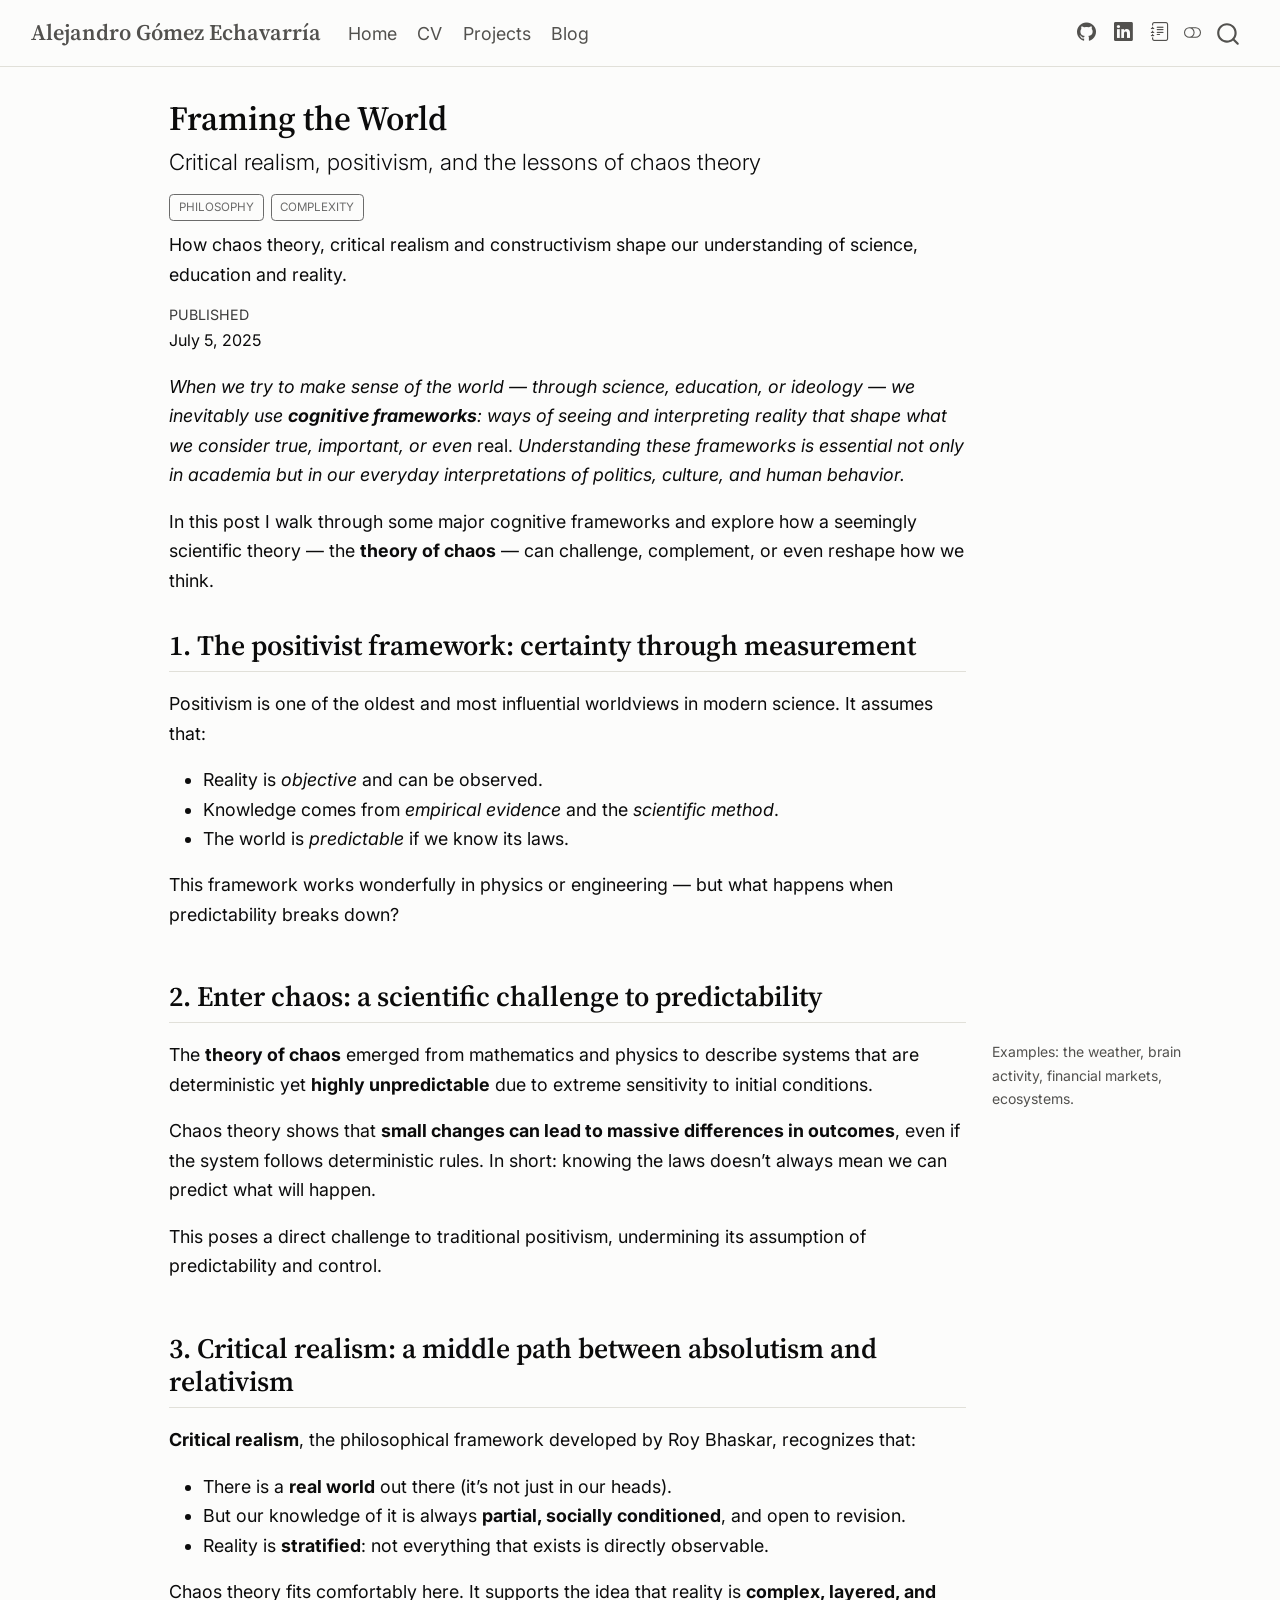
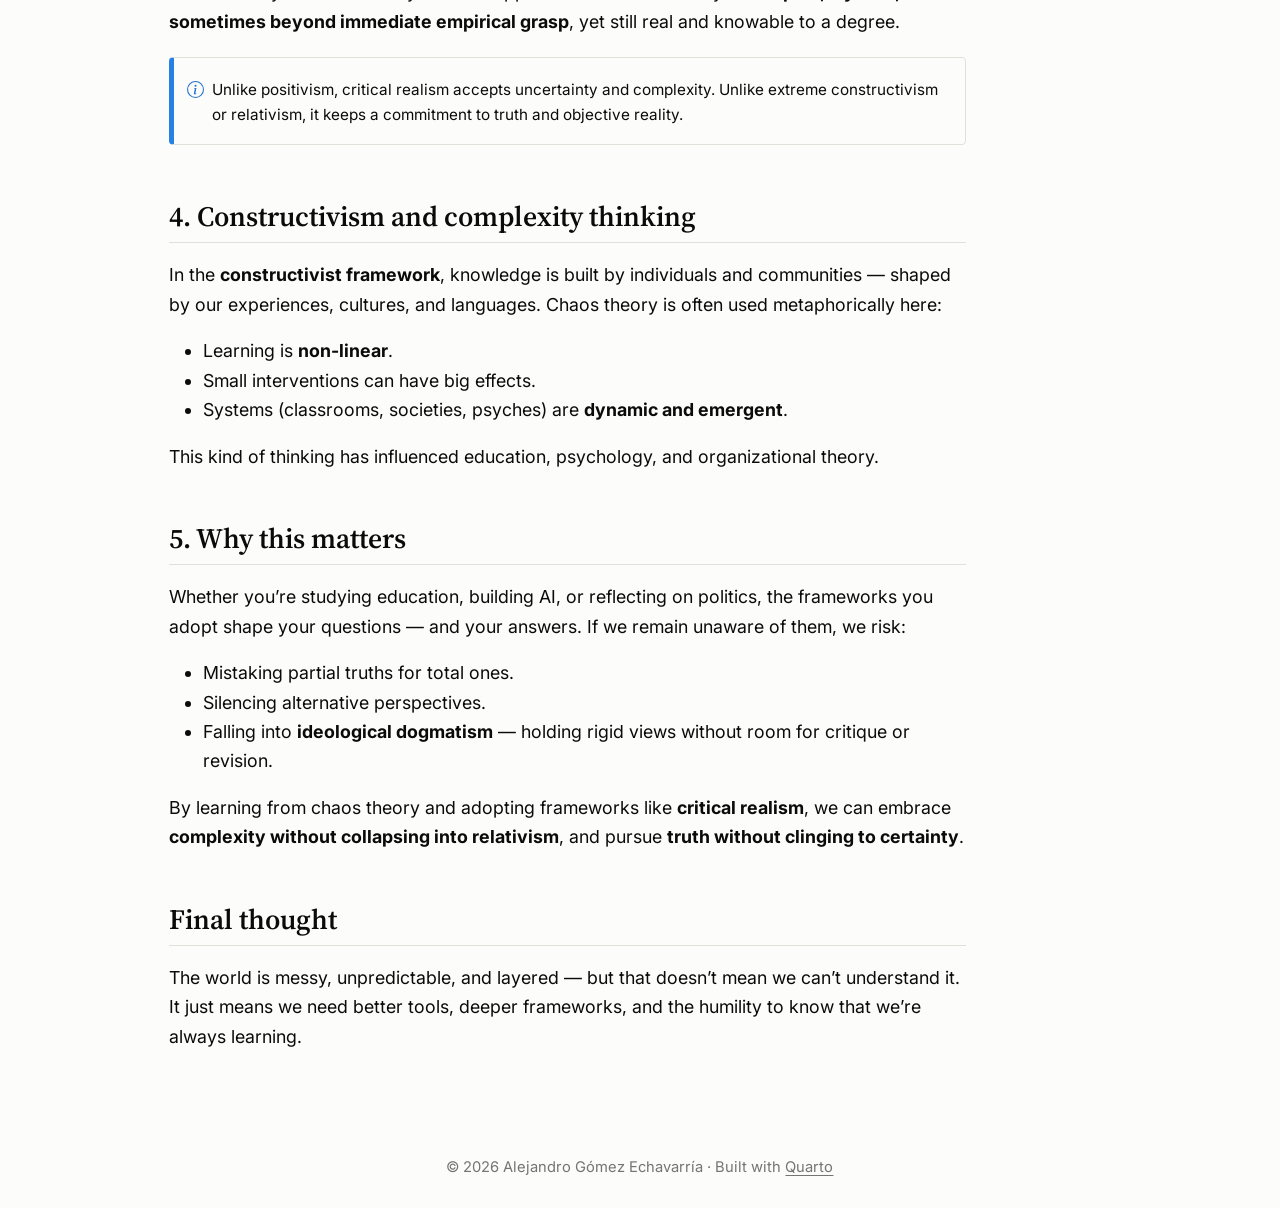
<file: blog/framing-the-world/index.html>
<!DOCTYPE html>
<html xmlns="http://www.w3.org/1999/xhtml" lang="en" xml:lang="en"><head>

<meta charset="utf-8">
<meta name="generator" content="quarto-1.10.19">

<meta name="viewport" content="width=device-width, initial-scale=1.0, user-scalable=yes">

<meta name="dcterms.date" content="2025-07-05">
<meta name="description" content="How chaos theory, critical realism and constructivism shape our understanding of science, education and reality.">

<title>Framing the World – Alejandro Gómez Echavarría</title>
<style>
/* Default styles provided by pandoc.
** See https://pandoc.org/MANUAL.html#variables-for-html for config info.
*/
span.smallcaps{font-variant: small-caps;}
div.columns{display: flex; gap: 1.5em;}
div.column{flex: auto;}
@media screen {
div.columns{gap: min(4vw, 1.5em);}
div.column{overflow-x: auto;}
}
div.hanging-indent{margin-left: 1.5em; text-indent: -1.5em;}
ul.task-list{list-style: none;}
ul.task-list li input[type="checkbox"] {
  width: 0.8em;
  margin: 0 0.8em 0.2em -1em; /* quarto-specific, see https://github.com/quarto-dev/quarto-cli/issues/4556 */ 
  vertical-align: middle;
}
</style>


<script src="../../site_libs/quarto-nav/quarto-nav.js"></script>
<script src="../../site_libs/quarto-nav/headroom.min.js"></script>
<script src="../../site_libs/clipboard/clipboard.min.js"></script>
<script src="../../site_libs/quarto-search/autocomplete.umd.js"></script>
<script src="../../site_libs/quarto-search/fuse.min.js"></script>
<script src="../../site_libs/quarto-search/quarto-search.js"></script>
<meta name="quarto:offset" content="../../">
<link href="../../https://avatars.githubusercontent.com/u/20663394?s=64" rel="icon">
<script src="../../site_libs/quarto-html/quarto.js" type="module"></script>
<script src="../../site_libs/quarto-html/tabsets/tabsets.js" type="module"></script>
<script src="../../site_libs/quarto-html/popper.min.js"></script>
<script src="../../site_libs/quarto-html/tippy.umd.min.js"></script>
<script src="../../site_libs/quarto-html/anchor.min.js"></script>
<link href="../../site_libs/quarto-html/tippy.css" rel="stylesheet">
<link href="../../site_libs/quarto-html/quarto-syntax-highlighting-46bde0743d15085584e985840bca641f.css" rel="stylesheet" class="quarto-color-scheme" id="quarto-text-highlighting-styles">
<link href="../../site_libs/quarto-html/quarto-syntax-highlighting-dark-e36f500f64efe7cbc6f6454f2710553b.css" rel="stylesheet" class="quarto-color-scheme quarto-color-alternate" id="quarto-text-highlighting-styles">
<link href="../../site_libs/quarto-html/quarto-syntax-highlighting-46bde0743d15085584e985840bca641f.css" rel="stylesheet" class="quarto-color-scheme-extra" id="quarto-text-highlighting-styles">
<script src="../../site_libs/bootstrap/bootstrap.min.js"></script>
<link href="../../site_libs/bootstrap/bootstrap-icons.css" rel="stylesheet">
<link href="../../site_libs/bootstrap/bootstrap-0b87e8030991d570f4d2e86361cfdafd.min.css" rel="stylesheet" append-hash="true" class="quarto-color-scheme" id="quarto-bootstrap" data-mode="light">
<link href="../../site_libs/bootstrap/bootstrap-dark-29ec3cdaecf8c664da01f997b4a608fd.min.css" rel="stylesheet" append-hash="true" class="quarto-color-scheme quarto-color-alternate" id="quarto-bootstrap" data-mode="dark">
<link href="../../site_libs/bootstrap/bootstrap-0b87e8030991d570f4d2e86361cfdafd.min.css" rel="stylesheet" append-hash="true" class="quarto-color-scheme-extra" id="quarto-bootstrap" data-mode="light">
<script id="quarto-search-options" type="application/json">{
  "location": "navbar",
  "copy-button": false,
  "collapse-after": 3,
  "panel-placement": "end",
  "type": "overlay",
  "limit": 50,
  "keyboard-shortcut": [
    "f",
    "/",
    "s"
  ],
  "show-item-context": false,
  "language": {
    "search-no-results-text": "No results",
    "search-matching-documents-text": "matching documents",
    "search-copy-link-title": "Copy link to search",
    "search-hide-matches-text": "Hide additional matches",
    "search-more-match-text": "more match in this document",
    "search-more-matches-text": "more matches in this document",
    "search-clear-button-title": "Clear",
    "search-text-placeholder": "",
    "search-detached-cancel-button-title": "Cancel",
    "search-submit-button-title": "Submit",
    "search-label": "Search"
  }
}</script>
<style>html{ scroll-behavior: smooth; }</style>


<meta property="og:title" content="Framing the World – Alejandro Gómez Echavarría">
<meta property="og:description" content="How chaos theory, critical realism and constructivism shape our understanding of science, education and reality.">
<meta property="og:site_name" content="Alejandro Gómez Echavarría">
</head>

<body class="nav-fixed quarto-light"><script id="quarto-html-before-body" type="application/javascript">
    const toggleBodyColorMode = (bsSheetEl) => {
      const mode = bsSheetEl.getAttribute("data-mode");
      const bodyEl = window.document.querySelector("body");
      if (mode === "dark") {
        bodyEl.classList.add("quarto-dark");
        bodyEl.classList.remove("quarto-light");
      } else {
        bodyEl.classList.add("quarto-light");
        bodyEl.classList.remove("quarto-dark");
      }
    }
    const toggleBodyColorPrimary = () => {
      const bsSheetEl = window.document.querySelector("link#quarto-bootstrap:not([rel=disabled-stylesheet])");
      if (bsSheetEl) {
        toggleBodyColorMode(bsSheetEl);
      }
    }
    const setColorSchemeToggle = (alternate) => {
      const toggles = window.document.querySelectorAll('.quarto-color-scheme-toggle');
      for (let i=0; i < toggles.length; i++) {
        const toggle = toggles[i];
        if (toggle) {
          if (alternate) {
            toggle.classList.add("alternate");
          } else {
            toggle.classList.remove("alternate");
          }
        }
      }
    };
    const toggleColorMode = (alternate) => {
      // Switch the stylesheets
      const primaryStylesheets = window.document.querySelectorAll('link.quarto-color-scheme:not(.quarto-color-alternate)');
      const alternateStylesheets = window.document.querySelectorAll('link.quarto-color-scheme.quarto-color-alternate');
      manageTransitions('#quarto-margin-sidebar .nav-link', false);
      if (alternate) {
        // note: dark is layered on light, we don't disable primary!
        enableStylesheet(alternateStylesheets);
        for (const sheetNode of alternateStylesheets) {
          if (sheetNode.id === "quarto-bootstrap") {
            toggleBodyColorMode(sheetNode);
          }
        }
      } else {
        disableStylesheet(alternateStylesheets);
        enableStylesheet(primaryStylesheets)
        toggleBodyColorPrimary();
      }
      manageTransitions('#quarto-margin-sidebar .nav-link', true);
      // Switch the toggles
      setColorSchemeToggle(alternate)
      // Hack to workaround the fact that safari doesn't
      // properly recolor the scrollbar when toggling (#1455)
      if (navigator.userAgent.indexOf('Safari') > 0 && navigator.userAgent.indexOf('Chrome') == -1) {
        manageTransitions("body", false);
        window.scrollTo(0, 1);
        setTimeout(() => {
          window.scrollTo(0, 0);
          manageTransitions("body", true);
        }, 40);
      }
    }
    const disableStylesheet = (stylesheets) => {
      for (let i=0; i < stylesheets.length; i++) {
        const stylesheet = stylesheets[i];
        stylesheet.rel = 'disabled-stylesheet';
      }
    }
    const enableStylesheet = (stylesheets) => {
      for (let i=0; i < stylesheets.length; i++) {
        const stylesheet = stylesheets[i];
        if(stylesheet.rel !== 'stylesheet') { // for Chrome, which will still FOUC without this check
          stylesheet.rel = 'stylesheet';
        }
      }
    }
    const manageTransitions = (selector, allowTransitions) => {
      const els = window.document.querySelectorAll(selector);
      for (let i=0; i < els.length; i++) {
        const el = els[i];
        if (allowTransitions) {
          el.classList.remove('notransition');
        } else {
          el.classList.add('notransition');
        }
      }
    }
    const isFileUrl = () => {
      return window.location.protocol === 'file:';
    }
    const hasAlternateSentinel = () => {
      let styleSentinel = getColorSchemeSentinel();
      if (styleSentinel !== null) {
        return styleSentinel === "alternate";
      } else {
        return false;
      }
    }
    const setStyleSentinel = (alternate) => {
      const value = alternate ? "alternate" : "default";
      if (!isFileUrl()) {
        window.localStorage.setItem("quarto-color-scheme", value);
      } else {
        localAlternateSentinel = value;
      }
    }
    const getColorSchemeSentinel = () => {
      if (!isFileUrl()) {
        const storageValue = window.localStorage.getItem("quarto-color-scheme");
        return storageValue != null ? storageValue : localAlternateSentinel;
      } else {
        return localAlternateSentinel;
      }
    }
    const toggleGiscusIfUsed = (isAlternate, darkModeDefault) => {
      const baseTheme = document.querySelector('#giscus-base-theme')?.value ?? 'light';
      const alternateTheme = document.querySelector('#giscus-alt-theme')?.value ?? 'dark';
      let newTheme = '';
      if(authorPrefersDark) {
        newTheme = isAlternate ? baseTheme : alternateTheme;
      } else {
        newTheme = isAlternate ? alternateTheme : baseTheme;
      }
      const changeGiscusTheme = () => {
        // From: https://github.com/giscus/giscus/issues/336
        const sendMessage = (message) => {
          const iframe = document.querySelector('iframe.giscus-frame');
          if (!iframe) return;
          iframe.contentWindow.postMessage({ giscus: message }, 'https://giscus.app');
        }
        sendMessage({
          setConfig: {
            theme: newTheme
          }
        });
      }
      const isGiscussLoaded = window.document.querySelector('iframe.giscus-frame') !== null;
      if (isGiscussLoaded) {
        changeGiscusTheme();
      }
    };
    const authorPrefersDark = false;
    const queryPrefersDark = window.matchMedia('(prefers-color-scheme: dark)');
    const darkModeDefault = queryPrefersDark.matches;
      document.querySelector('link#quarto-text-highlighting-styles.quarto-color-scheme-extra').rel = 'disabled-stylesheet';
      document.querySelector('link#quarto-bootstrap.quarto-color-scheme-extra').rel = 'disabled-stylesheet';
    let localAlternateSentinel = darkModeDefault ? 'alternate' : 'default';
    // Dark / light mode switch
    window.quartoToggleColorScheme = () => {
      // Read the current dark / light value
      let toAlternate = !hasAlternateSentinel();
      toggleColorMode(toAlternate);
      setStyleSentinel(toAlternate);
      toggleGiscusIfUsed(toAlternate, darkModeDefault);
      window.dispatchEvent(new Event('resize'));
    };
    queryPrefersDark.addEventListener("change", e => {
      if(window.localStorage.getItem("quarto-color-scheme") !== null)
        return;
      const alternate = e.matches
      toggleColorMode(alternate);
      localAlternateSentinel = e.matches ? 'alternate' : 'default'; // this is used alongside local storage!
      toggleGiscusIfUsed(alternate, darkModeDefault);
    });
    // Switch to dark mode if need be
    if (hasAlternateSentinel()) {
      toggleColorMode(true);
    } else {
      toggleColorMode(false);
    }
  </script>

<div id="quarto-search-results"></div>
  <header id="quarto-header" class="headroom fixed-top">
    <nav class="navbar navbar-expand-lg " data-bs-theme="dark">
      <div class="navbar-container container-fluid">
      <div class="navbar-brand-container mx-auto">
    <a class="navbar-brand" href="../../index.html">
    <span class="navbar-title">Alejandro Gómez Echavarría</span>
    </a>
  </div>
            <div id="quarto-search" class="" title="Search"></div>
          <button class="navbar-toggler" type="button" data-bs-toggle="collapse" data-bs-target="#navbarCollapse" aria-controls="navbarCollapse" role="menu" aria-expanded="false" aria-label="Toggle navigation" onclick="if (window.quartoToggleHeadroom) { window.quartoToggleHeadroom(); }">
  <span class="navbar-toggler-icon"></span>
</button>
          <div class="collapse navbar-collapse" id="navbarCollapse">
            <ul class="navbar-nav navbar-nav-scroll me-auto">
  <li class="nav-item">
    <a class="nav-link" href="../../index.html"> 
<span class="menu-text">Home</span></a>
  </li>  
  <li class="nav-item">
    <a class="nav-link" href="../../cv.html"> 
<span class="menu-text">CV</span></a>
  </li>  
  <li class="nav-item">
    <a class="nav-link" href="../../projects.html"> 
<span class="menu-text">Projects</span></a>
  </li>  
  <li class="nav-item">
    <a class="nav-link" href="../../blog/index.html"> 
<span class="menu-text">Blog</span></a>
  </li>  
</ul>
            <ul class="navbar-nav navbar-nav-scroll ms-auto">
  <li class="nav-item compact">
    <a class="nav-link" href="https://github.com/AGE90"> <i class="bi bi-github" role="img" aria-label="GitHub">
</i> 
<span class="menu-text"></span></a>
  </li>  
  <li class="nav-item compact">
    <a class="nav-link" href="https://www.linkedin.com/in/alejandro-ge"> <i class="bi bi-linkedin" role="img" aria-label="LinkedIn">
</i> 
<span class="menu-text"></span></a>
  </li>  
  <li class="nav-item compact">
    <a class="nav-link" href="https://www.researchgate.net/profile/Alejandro-Gomez-39"> <i class="bi bi-journal-text" role="img" aria-label="ResearchGate">
</i> 
<span class="menu-text"></span></a>
  </li>  
</ul>
          </div> <!-- /navcollapse -->
            <div class="quarto-navbar-tools">
  <a href="" class="quarto-color-scheme-toggle quarto-navigation-tool  px-1" onclick="window.quartoToggleColorScheme(); return false;" title="Toggle dark mode"><i class="bi"></i></a>
</div>
      </div> <!-- /container-fluid -->
    </nav>
</header>
<!-- content -->
<div id="quarto-content" class="quarto-container page-columns page-rows-contents page-layout-article page-navbar">
<!-- sidebar -->
<!-- margin-sidebar -->
    <div id="quarto-margin-sidebar" class="sidebar margin-sidebar zindex-bottom">
    </div>
<!-- main -->
<main class="content page-columns page-full" id="quarto-document-content">


<header id="title-block-header" class="quarto-title-block default">
<div class="quarto-title">
<h1 class="title">Framing the World</h1>
<p class="subtitle lead">Critical realism, positivism, and the lessons of chaos theory</p>
  <div class="quarto-categories">
    <div class="quarto-category">philosophy</div>
    <div class="quarto-category">complexity</div>
  </div>
  </div>

<div>
  <div class="description">
    How chaos theory, critical realism and constructivism shape our understanding of science, education and reality.
  </div>
</div>


<div class="quarto-title-meta">

    
    <div>
    <div class="quarto-title-meta-heading">Published</div>
    <div class="quarto-title-meta-contents">
      <p class="date">July 5, 2025</p>
    </div>
  </div>
  
    
  </div>
  


</header>


<p><em>When we try to make sense of the world — through science, education, or ideology — we inevitably use <strong>cognitive frameworks</strong>: ways of seeing and interpreting reality that shape what we consider true, important, or even</em> real. <em>Understanding these frameworks is essential not only in academia but in our everyday interpretations of politics, culture, and human behavior.</em></p>
<p>In this post I walk through some major cognitive frameworks and explore how a seemingly scientific theory — the <strong>theory of chaos</strong> — can challenge, complement, or even reshape how we think.</p>
<section id="the-positivist-framework-certainty-through-measurement" class="level2">
<h2 class="anchored" data-anchor-id="the-positivist-framework-certainty-through-measurement">1. The positivist framework: certainty through measurement</h2>
<p>Positivism is one of the oldest and most influential worldviews in modern science. It assumes that:</p>
<ul>
<li>Reality is <em>objective</em> and can be observed.</li>
<li>Knowledge comes from <em>empirical evidence</em> and the <em>scientific method</em>.</li>
<li>The world is <em>predictable</em> if we know its laws.</li>
</ul>
<p>This framework works wonderfully in physics or engineering — but what happens when predictability breaks down?</p>
</section>
<section id="enter-chaos-a-scientific-challenge-to-predictability" class="level2 page-columns page-full">
<h2 class="anchored" data-anchor-id="enter-chaos-a-scientific-challenge-to-predictability">2. Enter chaos: a scientific challenge to predictability</h2>
<p>The <strong>theory of chaos</strong> emerged from mathematics and physics to describe systems that are deterministic yet <strong>highly unpredictable</strong> due to extreme sensitivity to initial conditions.</p>

<div class="no-row-height column-margin column-container"><div class="">
<p>Examples: the weather, brain activity, financial markets, ecosystems.</p>
</div></div><p>Chaos theory shows that <strong>small changes can lead to massive differences in outcomes</strong>, even if the system follows deterministic rules. In short: knowing the laws doesn’t always mean we can predict what will happen.</p>
<p>This poses a direct challenge to traditional positivism, undermining its assumption of predictability and control.</p>
</section>
<section id="critical-realism-a-middle-path-between-absolutism-and-relativism" class="level2">
<h2 class="anchored" data-anchor-id="critical-realism-a-middle-path-between-absolutism-and-relativism">3. Critical realism: a middle path between absolutism and relativism</h2>
<p><strong>Critical realism</strong>, the philosophical framework developed by Roy Bhaskar, recognizes that:</p>
<ul>
<li>There is a <strong>real world</strong> out there (it’s not just in our heads).</li>
<li>But our knowledge of it is always <strong>partial, socially conditioned</strong>, and open to revision.</li>
<li>Reality is <strong>stratified</strong>: not everything that exists is directly observable.</li>
</ul>
<p>Chaos theory fits comfortably here. It supports the idea that reality is <strong>complex, layered, and sometimes beyond immediate empirical grasp</strong>, yet still real and knowable to a degree.</p>
<div class="callout callout-style-simple callout-note">
<div class="callout-body d-flex">
<div class="callout-icon-container">
<i class="callout-icon"></i>
</div>
<div class="callout-body-container">
<p>Unlike positivism, critical realism accepts uncertainty and complexity. Unlike extreme constructivism or relativism, it keeps a commitment to truth and objective reality.</p>
</div>
</div>
</div>
</section>
<section id="constructivism-and-complexity-thinking" class="level2">
<h2 class="anchored" data-anchor-id="constructivism-and-complexity-thinking">4. Constructivism and complexity thinking</h2>
<p>In the <strong>constructivist framework</strong>, knowledge is built by individuals and communities — shaped by our experiences, cultures, and languages. Chaos theory is often used metaphorically here:</p>
<ul>
<li>Learning is <strong>non-linear</strong>.</li>
<li>Small interventions can have big effects.</li>
<li>Systems (classrooms, societies, psyches) are <strong>dynamic and emergent</strong>.</li>
</ul>
<p>This kind of thinking has influenced education, psychology, and organizational theory.</p>
</section>
<section id="why-this-matters" class="level2">
<h2 class="anchored" data-anchor-id="why-this-matters">5. Why this matters</h2>
<p>Whether you’re studying education, building AI, or reflecting on politics, the frameworks you adopt shape your questions — and your answers. If we remain unaware of them, we risk:</p>
<ul>
<li>Mistaking partial truths for total ones.</li>
<li>Silencing alternative perspectives.</li>
<li>Falling into <strong>ideological dogmatism</strong> — holding rigid views without room for critique or revision.</li>
</ul>
<p>By learning from chaos theory and adopting frameworks like <strong>critical realism</strong>, we can embrace <strong>complexity without collapsing into relativism</strong>, and pursue <strong>truth without clinging to certainty</strong>.</p>
</section>
<section id="final-thought" class="level2">
<h2 class="anchored" data-anchor-id="final-thought">Final thought</h2>
<p>The world is messy, unpredictable, and layered — but that doesn’t mean we can’t understand it. It just means we need better tools, deeper frameworks, and the humility to know that we’re always learning.</p>


</section>

</main> <!-- /main -->
<script id="quarto-html-after-body" type="application/javascript">
  window.document.addEventListener("DOMContentLoaded", function (event) {
    // Ensure there is a toggle, if there isn't float one in the top right
    if (window.document.querySelector('.quarto-color-scheme-toggle') === null) {
      const a = window.document.createElement('a');
      a.classList.add('top-right');
      a.classList.add('quarto-color-scheme-toggle');
      a.href = "";
      a.onclick = function() { try { window.quartoToggleColorScheme(); } catch {} return false; };
      const i = window.document.createElement("i");
      i.classList.add('bi');
      a.appendChild(i);
      window.document.body.appendChild(a);
    }
    setColorSchemeToggle(hasAlternateSentinel())
    const icon = "";
    const anchorJS = new window.AnchorJS();
    anchorJS.options = {
      placement: 'right',
      icon: icon
    };
    anchorJS.add('.anchored');
    const isCodeAnnotation = (el) => {
      for (const clz of el.classList) {
        if (clz.startsWith('code-annotation-')) {                     
          return true;
        }
      }
      return false;
    }
    const onCopySuccess = function(e) {
      // button target
      const button = e.trigger;
      // don't keep focus
      button.blur();
      // flash "checked"
      button.classList.add('code-copy-button-checked');
      var currentTitle = button.getAttribute("title");
      button.setAttribute("title", "Copied!");
      let tooltip;
      if (window.bootstrap) {
        button.setAttribute("data-bs-toggle", "tooltip");
        button.setAttribute("data-bs-placement", "left");
        button.setAttribute("data-bs-title", "Copied!");
        tooltip = new bootstrap.Tooltip(button, 
          { trigger: "manual", 
            customClass: "code-copy-button-tooltip",
            offset: [0, -8]});
        tooltip.show();    
      }
      setTimeout(function() {
        if (tooltip) {
          tooltip.hide();
          button.removeAttribute("data-bs-title");
          button.removeAttribute("data-bs-toggle");
          button.removeAttribute("data-bs-placement");
        }
        button.setAttribute("title", currentTitle);
        button.classList.remove('code-copy-button-checked');
      }, 1000);
      // clear code selection
      e.clearSelection();
    }
    const getTextToCopy = function(trigger) {
      const outerScaffold = trigger.parentElement.cloneNode(true);
      const codeEl = outerScaffold.querySelector('code');
      for (const childEl of codeEl.children) {
        if (isCodeAnnotation(childEl)) {
          childEl.remove();
        }
      }
      return codeEl.innerText;
    }
    const clipboard = new window.ClipboardJS('.code-copy-button:not([data-in-quarto-modal])', {
      text: getTextToCopy
    });
    clipboard.on('success', onCopySuccess);
    if (window.document.getElementById('quarto-embedded-source-code-modal')) {
      const clipboardModal = new window.ClipboardJS('.code-copy-button[data-in-quarto-modal]', {
        text: getTextToCopy,
        container: window.document.getElementById('quarto-embedded-source-code-modal')
      });
      clipboardModal.on('success', onCopySuccess);
    }
      var localhostRegex = new RegExp(/^(?:http|https):\/\/localhost\:?[0-9]*\//);
      var mailtoRegex = new RegExp(/^mailto:/);
        var filterRegex = new RegExp("https:\/\/age90\.github\.io");
      var isInternal = (href) => {
          return filterRegex.test(href) || localhostRegex.test(href) || mailtoRegex.test(href);
      }
      // Inspect non-navigation links and adorn them if external
     var links = window.document.querySelectorAll('a[href]:not(.nav-link):not(.navbar-brand):not(.toc-action):not(.sidebar-link):not(.sidebar-item-toggle):not(.pagination-link):not(.no-external):not([aria-hidden]):not(.dropdown-item):not(.quarto-navigation-tool):not(.about-link)');
      for (var i=0; i<links.length; i++) {
        const link = links[i];
        if (!isInternal(link.href)) {
          // undo the damage that might have been done by quarto-nav.js in the case of
          // links that we want to consider external
          if (link.dataset.originalHref !== undefined) {
            link.href = link.dataset.originalHref;
          }
        }
      }
    function tippyHover(el, contentFn, onTriggerFn, onUntriggerFn) {
      const config = {
        allowHTML: true,
        maxWidth: 500,
        delay: 100,
        arrow: false,
        appendTo: function(el) {
            return el.parentElement;
        },
        interactive: true,
        interactiveBorder: 10,
        theme: 'quarto',
        placement: 'bottom-start',
      };
      if (contentFn) {
        config.content = contentFn;
      }
      if (onTriggerFn) {
        config.onTrigger = onTriggerFn;
      }
      if (onUntriggerFn) {
        config.onUntrigger = onUntriggerFn;
      }
      window.tippy(el, config); 
    }
    const noterefs = window.document.querySelectorAll('a[role="doc-noteref"]');
    for (var i=0; i<noterefs.length; i++) {
      const ref = noterefs[i];
      tippyHover(ref, function() {
        // use id or data attribute instead here
        let href = ref.getAttribute('data-footnote-href') || ref.getAttribute('href');
        try { href = new URL(href).hash; } catch {}
        const id = href.replace(/^#\/?/, "");
        const note = window.document.getElementById(id);
        if (note) {
          return note.innerHTML;
        } else {
          return "";
        }
      });
    }
    const xrefs = window.document.querySelectorAll('a.quarto-xref');
    const processXRef = (id, note) => {
      // Strip column container classes
      const stripColumnClz = (el) => {
        el.classList.remove("page-full", "page-columns");
        if (el.children) {
          for (const child of el.children) {
            stripColumnClz(child);
          }
        }
      }
      stripColumnClz(note)
      if (id === null || id.startsWith('sec-')) {
        // Special case sections, only their first couple elements
        const container = document.createElement("div");
        if (note.children && note.children.length > 2) {
          container.appendChild(note.children[0].cloneNode(true));
          for (let i = 1; i < note.children.length; i++) {
            const child = note.children[i];
            if (child.tagName === "P" && child.innerText === "") {
              continue;
            } else {
              container.appendChild(child.cloneNode(true));
              break;
            }
          }
          if (window.Quarto?.typesetMath) {
            window.Quarto.typesetMath(container);
          }
          return container.innerHTML
        } else {
          if (window.Quarto?.typesetMath) {
            window.Quarto.typesetMath(note);
          }
          return note.innerHTML;
        }
      } else {
        // Remove any anchor links if they are present
        const anchorLink = note.querySelector('a.anchorjs-link');
        if (anchorLink) {
          anchorLink.remove();
        }
        if (window.Quarto?.typesetMath) {
          window.Quarto.typesetMath(note);
        }
        if (note.classList.contains("callout")) {
          return note.outerHTML;
        } else {
          return note.innerHTML;
        }
      }
    }
    for (var i=0; i<xrefs.length; i++) {
      const xref = xrefs[i];
      tippyHover(xref, undefined, function(instance) {
        instance.disable();
        let url = xref.getAttribute('href');
        let hash = undefined; 
        if (url.startsWith('#')) {
          hash = url;
        } else {
          try { hash = new URL(url).hash; } catch {}
        }
        if (hash) {
          const id = hash.replace(/^#\/?/, "");
          const note = window.document.getElementById(id);
          if (note !== null) {
            try {
              const html = processXRef(id, note.cloneNode(true));
              instance.setContent(html);
            } finally {
              instance.enable();
              instance.show();
            }
          } else {
            // See if we can fetch this
            fetch(url.split('#')[0])
            .then(res => res.text())
            .then(html => {
              const parser = new DOMParser();
              const htmlDoc = parser.parseFromString(html, "text/html");
              const note = htmlDoc.getElementById(id);
              if (note !== null) {
                const html = processXRef(id, note);
                instance.setContent(html);
              } 
            }).finally(() => {
              instance.enable();
              instance.show();
            });
          }
        } else {
          // See if we can fetch a full url (with no hash to target)
          // This is a special case and we should probably do some content thinning / targeting
          fetch(url)
          .then(res => res.text())
          .then(html => {
            const parser = new DOMParser();
            const htmlDoc = parser.parseFromString(html, "text/html");
            const note = htmlDoc.querySelector('main.content');
            if (note !== null) {
              // This should only happen for chapter cross references
              // (since there is no id in the URL)
              // remove the first header
              if (note.children.length > 0 && note.children[0].tagName === "HEADER") {
                note.children[0].remove();
              }
              const html = processXRef(null, note);
              instance.setContent(html);
            } 
          }).finally(() => {
            instance.enable();
            instance.show();
          });
        }
      }, function(instance) {
      });
    }
        let selectedAnnoteEl;
        const selectorForAnnotation = ( cell, annotation) => {
          let cellAttr = 'data-code-cell="' + cell + '"';
          let lineAttr = 'data-code-annotation="' +  annotation + '"';
          const selector = 'span[' + cellAttr + '][' + lineAttr + ']';
          return selector;
        }
        const selectCodeLines = (annoteEl) => {
          const doc = window.document;
          const targetCell = annoteEl.getAttribute("data-target-cell");
          const targetAnnotation = annoteEl.getAttribute("data-target-annotation");
          const annoteSpan = window.document.querySelector(selectorForAnnotation(targetCell, targetAnnotation));
          const lines = annoteSpan.getAttribute("data-code-lines").split(",");
          const lineIds = lines.map((line) => {
            return targetCell + "-" + line;
          })
          let top = null;
          let height = null;
          let parent = null;
          if (lineIds.length > 0) {
              //compute the position of the single el (top and bottom and make a div)
              const el = window.document.getElementById(lineIds[0]);
              top = el.offsetTop;
              height = el.offsetHeight;
              parent = el.parentElement.parentElement;
            if (lineIds.length > 1) {
              const lastEl = window.document.getElementById(lineIds[lineIds.length - 1]);
              const bottom = lastEl.offsetTop + lastEl.offsetHeight;
              height = bottom - top;
            }
            if (top !== null && height !== null && parent !== null) {
              // cook up a div (if necessary) and position it 
              let div = window.document.getElementById("code-annotation-line-highlight");
              if (div === null) {
                div = window.document.createElement("div");
                div.setAttribute("id", "code-annotation-line-highlight");
                div.style.position = 'absolute';
                parent.appendChild(div);
              }
              div.style.top = top - 2 + "px";
              div.style.height = height + 4 + "px";
              div.style.left = 0;
              let gutterDiv = window.document.getElementById("code-annotation-line-highlight-gutter");
              if (gutterDiv === null) {
                gutterDiv = window.document.createElement("div");
                gutterDiv.setAttribute("id", "code-annotation-line-highlight-gutter");
                gutterDiv.style.position = 'absolute';
                const codeCell = window.document.getElementById(targetCell);
                const gutter = codeCell.querySelector('.code-annotation-gutter');
                gutter.appendChild(gutterDiv);
              }
              gutterDiv.style.top = top - 2 + "px";
              gutterDiv.style.height = height + 4 + "px";
            }
            selectedAnnoteEl = annoteEl;
          }
        };
        const unselectCodeLines = () => {
          const elementsIds = ["code-annotation-line-highlight", "code-annotation-line-highlight-gutter"];
          elementsIds.forEach((elId) => {
            const div = window.document.getElementById(elId);
            if (div) {
              div.remove();
            }
          });
          selectedAnnoteEl = undefined;
        };
          // Handle positioning of the toggle
      window.addEventListener(
        "resize",
        throttle(() => {
          elRect = undefined;
          if (selectedAnnoteEl) {
            selectCodeLines(selectedAnnoteEl);
          }
        }, 10)
      );
      function throttle(fn, ms) {
      let throttle = false;
      let timer;
        return (...args) => {
          if(!throttle) { // first call gets through
              fn.apply(this, args);
              throttle = true;
          } else { // all the others get throttled
              if(timer) clearTimeout(timer); // cancel #2
              timer = setTimeout(() => {
                fn.apply(this, args);
                timer = throttle = false;
              }, ms);
          }
        };
      }
        // Attach click handler to the DT
        const annoteDls = window.document.querySelectorAll('dt[data-target-cell]');
        for (const annoteDlNode of annoteDls) {
          annoteDlNode.addEventListener('click', (event) => {
            const clickedEl = event.target;
            if (clickedEl !== selectedAnnoteEl) {
              unselectCodeLines();
              const activeEl = window.document.querySelector('dt[data-target-cell].code-annotation-active');
              if (activeEl) {
                activeEl.classList.remove('code-annotation-active');
              }
              selectCodeLines(clickedEl);
              clickedEl.classList.add('code-annotation-active');
            } else {
              // Unselect the line
              unselectCodeLines();
              clickedEl.classList.remove('code-annotation-active');
            }
          });
        }
    const findCites = (el) => {
      const parentEl = el.parentElement;
      if (parentEl) {
        const cites = parentEl.dataset.cites;
        if (cites) {
          return {
            el,
            cites: cites.split(' ')
          };
        } else {
          return findCites(el.parentElement)
        }
      } else {
        return undefined;
      }
    };
    var bibliorefs = window.document.querySelectorAll('a[role="doc-biblioref"]');
    for (var i=0; i<bibliorefs.length; i++) {
      const ref = bibliorefs[i];
      const citeInfo = findCites(ref);
      if (citeInfo) {
        tippyHover(citeInfo.el, function() {
          var popup = window.document.createElement('div');
          citeInfo.cites.forEach(function(cite) {
            var citeDiv = window.document.createElement('div');
            citeDiv.classList.add('hanging-indent');
            citeDiv.classList.add('csl-entry');
            var biblioDiv = window.document.getElementById('ref-' + cite);
            if (biblioDiv) {
              citeDiv.innerHTML = biblioDiv.innerHTML;
            }
            popup.appendChild(citeDiv);
          });
          return popup.innerHTML;
        });
      }
    }
  });
  </script>
</div> <!-- /content -->
<footer class="footer">
  <div class="nav-footer">
    <div class="nav-footer-left">
      &nbsp;
    </div>   
    <div class="nav-footer-center">
<p>© 2026 Alejandro Gómez Echavarría · Built with <a href="https://quarto.org">Quarto</a></p>
</div>
    <div class="nav-footer-right">
      &nbsp;
    </div>
  </div>
</footer>




<script src="../../site_libs/quarto-html/zenscroll-min.js"></script>
</body></html>
</file>
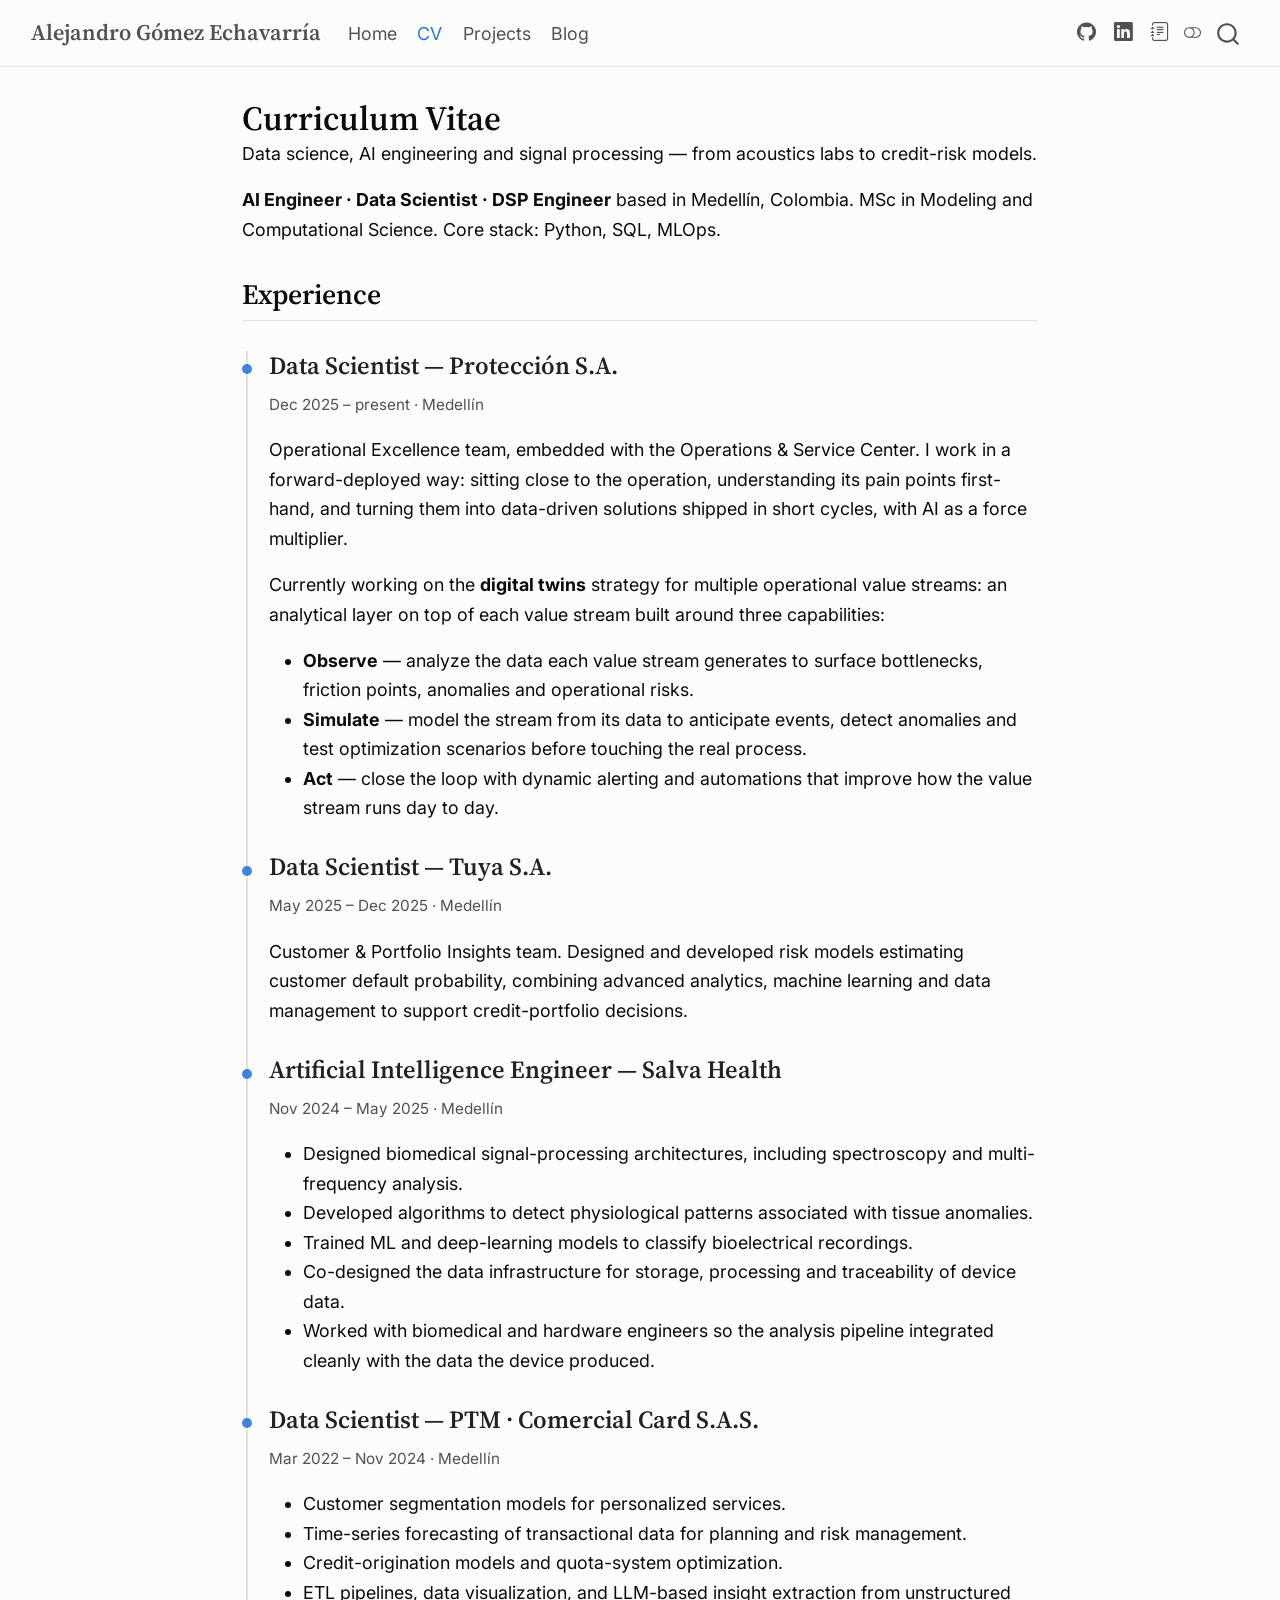
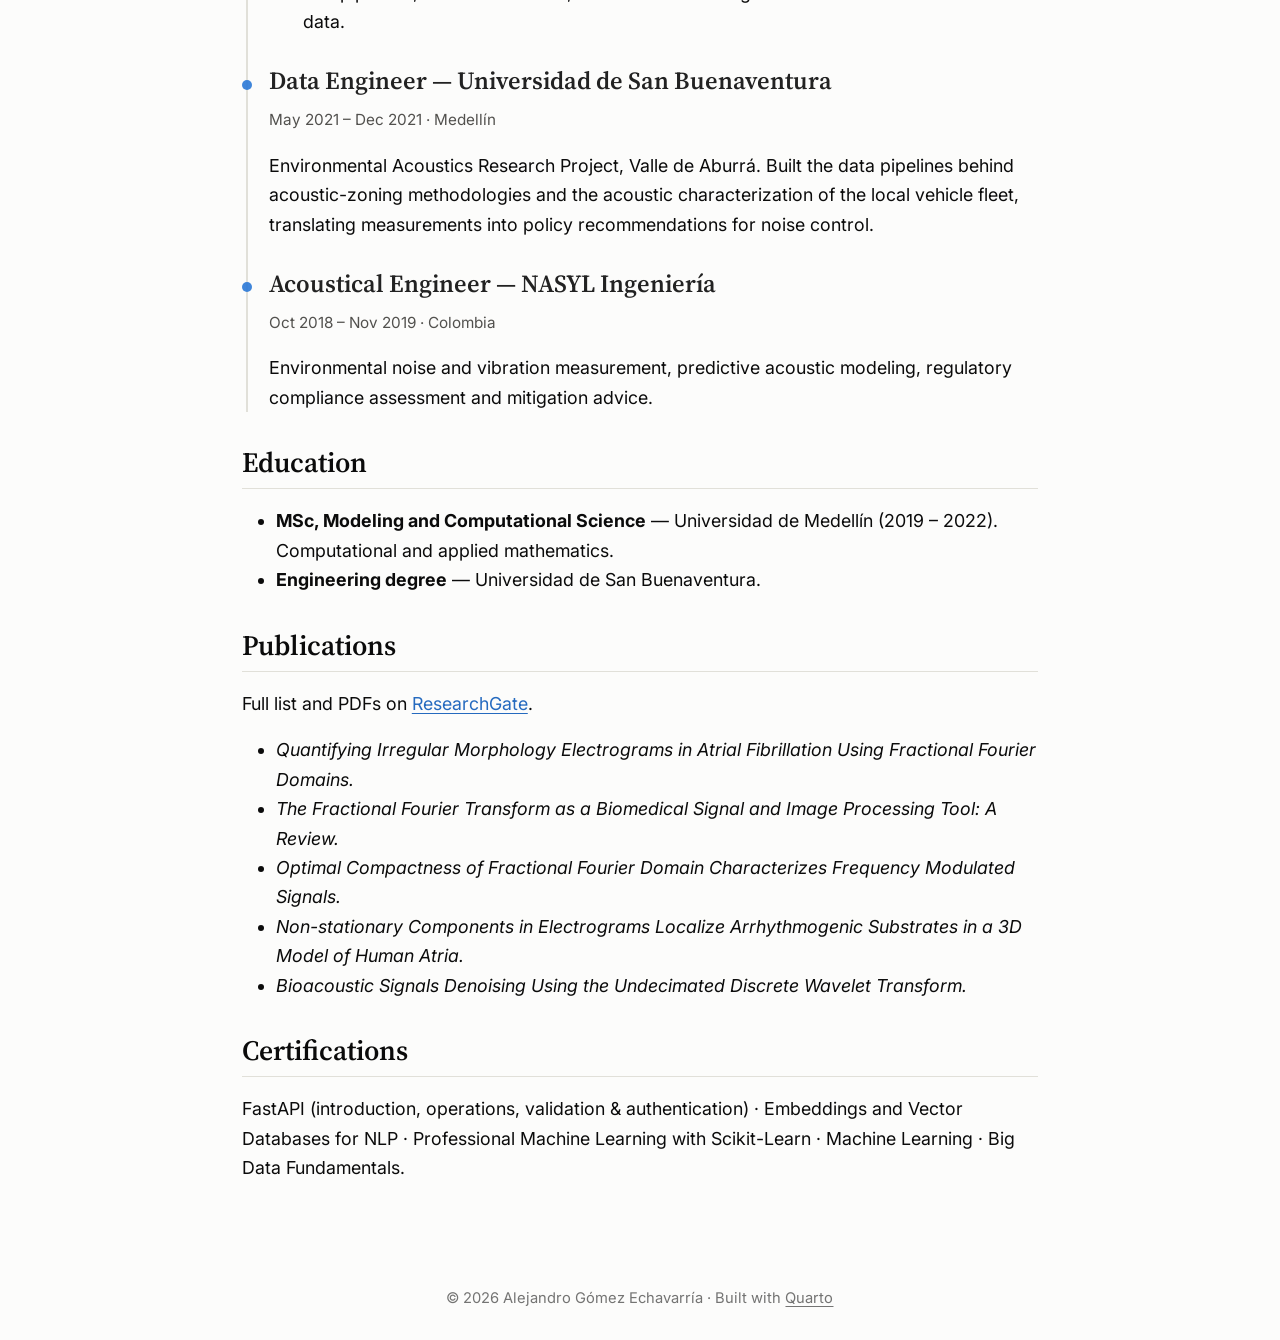
<file: cv.html>
<!DOCTYPE html>
<html xmlns="http://www.w3.org/1999/xhtml" lang="en" xml:lang="en"><head>

<meta charset="utf-8">
<meta name="generator" content="quarto-1.10.19">

<meta name="viewport" content="width=device-width, initial-scale=1.0, user-scalable=yes">

<meta name="description" content="Data science, AI engineering and signal processing — from acoustics labs to credit-risk models.">

<title>Curriculum Vitae – Alejandro Gómez Echavarría</title>
<style>
/* Default styles provided by pandoc.
** See https://pandoc.org/MANUAL.html#variables-for-html for config info.
*/
span.smallcaps{font-variant: small-caps;}
div.columns{display: flex; gap: 1.5em;}
div.column{flex: auto;}
@media screen {
div.columns{gap: min(4vw, 1.5em);}
div.column{overflow-x: auto;}
}
div.hanging-indent{margin-left: 1.5em; text-indent: -1.5em;}
ul.task-list{list-style: none;}
ul.task-list li input[type="checkbox"] {
  width: 0.8em;
  margin: 0 0.8em 0.2em -1em; /* quarto-specific, see https://github.com/quarto-dev/quarto-cli/issues/4556 */ 
  vertical-align: middle;
}
</style>


<script src="site_libs/quarto-nav/quarto-nav.js"></script>
<script src="site_libs/quarto-nav/headroom.min.js"></script>
<script src="site_libs/clipboard/clipboard.min.js"></script>
<script src="site_libs/quarto-search/autocomplete.umd.js"></script>
<script src="site_libs/quarto-search/fuse.min.js"></script>
<script src="site_libs/quarto-search/quarto-search.js"></script>
<meta name="quarto:offset" content="./">
<link href="./https://avatars.githubusercontent.com/u/20663394?s=64" rel="icon">
<script src="site_libs/quarto-html/quarto.js" type="module"></script>
<script src="site_libs/quarto-html/tabsets/tabsets.js" type="module"></script>
<script src="site_libs/quarto-html/popper.min.js"></script>
<script src="site_libs/quarto-html/tippy.umd.min.js"></script>
<script src="site_libs/quarto-html/anchor.min.js"></script>
<link href="site_libs/quarto-html/tippy.css" rel="stylesheet">
<link href="site_libs/quarto-html/quarto-syntax-highlighting-46bde0743d15085584e985840bca641f.css" rel="stylesheet" class="quarto-color-scheme" id="quarto-text-highlighting-styles">
<link href="site_libs/quarto-html/quarto-syntax-highlighting-dark-e36f500f64efe7cbc6f6454f2710553b.css" rel="stylesheet" class="quarto-color-scheme quarto-color-alternate" id="quarto-text-highlighting-styles">
<link href="site_libs/quarto-html/quarto-syntax-highlighting-46bde0743d15085584e985840bca641f.css" rel="stylesheet" class="quarto-color-scheme-extra" id="quarto-text-highlighting-styles">
<script src="site_libs/bootstrap/bootstrap.min.js"></script>
<link href="site_libs/bootstrap/bootstrap-icons.css" rel="stylesheet">
<link href="site_libs/bootstrap/bootstrap-0b87e8030991d570f4d2e86361cfdafd.min.css" rel="stylesheet" append-hash="true" class="quarto-color-scheme" id="quarto-bootstrap" data-mode="light">
<link href="site_libs/bootstrap/bootstrap-dark-29ec3cdaecf8c664da01f997b4a608fd.min.css" rel="stylesheet" append-hash="true" class="quarto-color-scheme quarto-color-alternate" id="quarto-bootstrap" data-mode="dark">
<link href="site_libs/bootstrap/bootstrap-0b87e8030991d570f4d2e86361cfdafd.min.css" rel="stylesheet" append-hash="true" class="quarto-color-scheme-extra" id="quarto-bootstrap" data-mode="light">
<script id="quarto-search-options" type="application/json">{
  "location": "navbar",
  "copy-button": false,
  "collapse-after": 3,
  "panel-placement": "end",
  "type": "overlay",
  "limit": 50,
  "keyboard-shortcut": [
    "f",
    "/",
    "s"
  ],
  "show-item-context": false,
  "language": {
    "search-no-results-text": "No results",
    "search-matching-documents-text": "matching documents",
    "search-copy-link-title": "Copy link to search",
    "search-hide-matches-text": "Hide additional matches",
    "search-more-match-text": "more match in this document",
    "search-more-matches-text": "more matches in this document",
    "search-clear-button-title": "Clear",
    "search-text-placeholder": "",
    "search-detached-cancel-button-title": "Cancel",
    "search-submit-button-title": "Submit",
    "search-label": "Search"
  }
}</script>
<style>html{ scroll-behavior: smooth; }</style>


<meta property="og:title" content="Curriculum Vitae – Alejandro Gómez Echavarría">
<meta property="og:description" content="Data science, AI engineering and signal processing — from acoustics labs to credit-risk models.">
<meta property="og:site_name" content="Alejandro Gómez Echavarría">
</head>

<body class="nav-fixed fullcontent quarto-light"><script id="quarto-html-before-body" type="application/javascript">
    const toggleBodyColorMode = (bsSheetEl) => {
      const mode = bsSheetEl.getAttribute("data-mode");
      const bodyEl = window.document.querySelector("body");
      if (mode === "dark") {
        bodyEl.classList.add("quarto-dark");
        bodyEl.classList.remove("quarto-light");
      } else {
        bodyEl.classList.add("quarto-light");
        bodyEl.classList.remove("quarto-dark");
      }
    }
    const toggleBodyColorPrimary = () => {
      const bsSheetEl = window.document.querySelector("link#quarto-bootstrap:not([rel=disabled-stylesheet])");
      if (bsSheetEl) {
        toggleBodyColorMode(bsSheetEl);
      }
    }
    const setColorSchemeToggle = (alternate) => {
      const toggles = window.document.querySelectorAll('.quarto-color-scheme-toggle');
      for (let i=0; i < toggles.length; i++) {
        const toggle = toggles[i];
        if (toggle) {
          if (alternate) {
            toggle.classList.add("alternate");
          } else {
            toggle.classList.remove("alternate");
          }
        }
      }
    };
    const toggleColorMode = (alternate) => {
      // Switch the stylesheets
      const primaryStylesheets = window.document.querySelectorAll('link.quarto-color-scheme:not(.quarto-color-alternate)');
      const alternateStylesheets = window.document.querySelectorAll('link.quarto-color-scheme.quarto-color-alternate');
      manageTransitions('#quarto-margin-sidebar .nav-link', false);
      if (alternate) {
        // note: dark is layered on light, we don't disable primary!
        enableStylesheet(alternateStylesheets);
        for (const sheetNode of alternateStylesheets) {
          if (sheetNode.id === "quarto-bootstrap") {
            toggleBodyColorMode(sheetNode);
          }
        }
      } else {
        disableStylesheet(alternateStylesheets);
        enableStylesheet(primaryStylesheets)
        toggleBodyColorPrimary();
      }
      manageTransitions('#quarto-margin-sidebar .nav-link', true);
      // Switch the toggles
      setColorSchemeToggle(alternate)
      // Hack to workaround the fact that safari doesn't
      // properly recolor the scrollbar when toggling (#1455)
      if (navigator.userAgent.indexOf('Safari') > 0 && navigator.userAgent.indexOf('Chrome') == -1) {
        manageTransitions("body", false);
        window.scrollTo(0, 1);
        setTimeout(() => {
          window.scrollTo(0, 0);
          manageTransitions("body", true);
        }, 40);
      }
    }
    const disableStylesheet = (stylesheets) => {
      for (let i=0; i < stylesheets.length; i++) {
        const stylesheet = stylesheets[i];
        stylesheet.rel = 'disabled-stylesheet';
      }
    }
    const enableStylesheet = (stylesheets) => {
      for (let i=0; i < stylesheets.length; i++) {
        const stylesheet = stylesheets[i];
        if(stylesheet.rel !== 'stylesheet') { // for Chrome, which will still FOUC without this check
          stylesheet.rel = 'stylesheet';
        }
      }
    }
    const manageTransitions = (selector, allowTransitions) => {
      const els = window.document.querySelectorAll(selector);
      for (let i=0; i < els.length; i++) {
        const el = els[i];
        if (allowTransitions) {
          el.classList.remove('notransition');
        } else {
          el.classList.add('notransition');
        }
      }
    }
    const isFileUrl = () => {
      return window.location.protocol === 'file:';
    }
    const hasAlternateSentinel = () => {
      let styleSentinel = getColorSchemeSentinel();
      if (styleSentinel !== null) {
        return styleSentinel === "alternate";
      } else {
        return false;
      }
    }
    const setStyleSentinel = (alternate) => {
      const value = alternate ? "alternate" : "default";
      if (!isFileUrl()) {
        window.localStorage.setItem("quarto-color-scheme", value);
      } else {
        localAlternateSentinel = value;
      }
    }
    const getColorSchemeSentinel = () => {
      if (!isFileUrl()) {
        const storageValue = window.localStorage.getItem("quarto-color-scheme");
        return storageValue != null ? storageValue : localAlternateSentinel;
      } else {
        return localAlternateSentinel;
      }
    }
    const toggleGiscusIfUsed = (isAlternate, darkModeDefault) => {
      const baseTheme = document.querySelector('#giscus-base-theme')?.value ?? 'light';
      const alternateTheme = document.querySelector('#giscus-alt-theme')?.value ?? 'dark';
      let newTheme = '';
      if(authorPrefersDark) {
        newTheme = isAlternate ? baseTheme : alternateTheme;
      } else {
        newTheme = isAlternate ? alternateTheme : baseTheme;
      }
      const changeGiscusTheme = () => {
        // From: https://github.com/giscus/giscus/issues/336
        const sendMessage = (message) => {
          const iframe = document.querySelector('iframe.giscus-frame');
          if (!iframe) return;
          iframe.contentWindow.postMessage({ giscus: message }, 'https://giscus.app');
        }
        sendMessage({
          setConfig: {
            theme: newTheme
          }
        });
      }
      const isGiscussLoaded = window.document.querySelector('iframe.giscus-frame') !== null;
      if (isGiscussLoaded) {
        changeGiscusTheme();
      }
    };
    const authorPrefersDark = false;
    const queryPrefersDark = window.matchMedia('(prefers-color-scheme: dark)');
    const darkModeDefault = queryPrefersDark.matches;
      document.querySelector('link#quarto-text-highlighting-styles.quarto-color-scheme-extra').rel = 'disabled-stylesheet';
      document.querySelector('link#quarto-bootstrap.quarto-color-scheme-extra').rel = 'disabled-stylesheet';
    let localAlternateSentinel = darkModeDefault ? 'alternate' : 'default';
    // Dark / light mode switch
    window.quartoToggleColorScheme = () => {
      // Read the current dark / light value
      let toAlternate = !hasAlternateSentinel();
      toggleColorMode(toAlternate);
      setStyleSentinel(toAlternate);
      toggleGiscusIfUsed(toAlternate, darkModeDefault);
      window.dispatchEvent(new Event('resize'));
    };
    queryPrefersDark.addEventListener("change", e => {
      if(window.localStorage.getItem("quarto-color-scheme") !== null)
        return;
      const alternate = e.matches
      toggleColorMode(alternate);
      localAlternateSentinel = e.matches ? 'alternate' : 'default'; // this is used alongside local storage!
      toggleGiscusIfUsed(alternate, darkModeDefault);
    });
    // Switch to dark mode if need be
    if (hasAlternateSentinel()) {
      toggleColorMode(true);
    } else {
      toggleColorMode(false);
    }
  </script>

<div id="quarto-search-results"></div>
  <header id="quarto-header" class="headroom fixed-top">
    <nav class="navbar navbar-expand-lg " data-bs-theme="dark">
      <div class="navbar-container container-fluid">
      <div class="navbar-brand-container mx-auto">
    <a class="navbar-brand" href="./index.html">
    <span class="navbar-title">Alejandro Gómez Echavarría</span>
    </a>
  </div>
            <div id="quarto-search" class="" title="Search"></div>
          <button class="navbar-toggler" type="button" data-bs-toggle="collapse" data-bs-target="#navbarCollapse" aria-controls="navbarCollapse" role="menu" aria-expanded="false" aria-label="Toggle navigation" onclick="if (window.quartoToggleHeadroom) { window.quartoToggleHeadroom(); }">
  <span class="navbar-toggler-icon"></span>
</button>
          <div class="collapse navbar-collapse" id="navbarCollapse">
            <ul class="navbar-nav navbar-nav-scroll me-auto">
  <li class="nav-item">
    <a class="nav-link" href="./index.html"> 
<span class="menu-text">Home</span></a>
  </li>  
  <li class="nav-item">
    <a class="nav-link active" href="./cv.html" aria-current="page"> 
<span class="menu-text">CV</span></a>
  </li>  
  <li class="nav-item">
    <a class="nav-link" href="./projects.html"> 
<span class="menu-text">Projects</span></a>
  </li>  
  <li class="nav-item">
    <a class="nav-link" href="./blog/index.html"> 
<span class="menu-text">Blog</span></a>
  </li>  
</ul>
            <ul class="navbar-nav navbar-nav-scroll ms-auto">
  <li class="nav-item compact">
    <a class="nav-link" href="https://github.com/AGE90"> <i class="bi bi-github" role="img" aria-label="GitHub">
</i> 
<span class="menu-text"></span></a>
  </li>  
  <li class="nav-item compact">
    <a class="nav-link" href="https://www.linkedin.com/in/alejandro-ge"> <i class="bi bi-linkedin" role="img" aria-label="LinkedIn">
</i> 
<span class="menu-text"></span></a>
  </li>  
  <li class="nav-item compact">
    <a class="nav-link" href="https://www.researchgate.net/profile/Alejandro-Gomez-39"> <i class="bi bi-journal-text" role="img" aria-label="ResearchGate">
</i> 
<span class="menu-text"></span></a>
  </li>  
</ul>
          </div> <!-- /navcollapse -->
            <div class="quarto-navbar-tools">
  <a href="" class="quarto-color-scheme-toggle quarto-navigation-tool  px-1" onclick="window.quartoToggleColorScheme(); return false;" title="Toggle dark mode"><i class="bi"></i></a>
</div>
      </div> <!-- /container-fluid -->
    </nav>
</header>
<!-- content -->
<div id="quarto-content" class="quarto-container page-columns page-rows-contents page-layout-article page-navbar">
<!-- sidebar -->
<!-- margin-sidebar -->
    
<!-- main -->
<main class="content" id="quarto-document-content">


<header id="title-block-header" class="quarto-title-block default">
<div class="quarto-title">
<h1 class="title">Curriculum Vitae</h1>
</div>

<div>
  <div class="description">
    Data science, AI engineering and signal processing — from acoustics labs to credit-risk models.
  </div>
</div>


<div class="quarto-title-meta">

    
  
    
  </div>
  


</header>


<p><strong>AI Engineer · Data Scientist · DSP Engineer</strong> based in Medellín, Colombia. MSc in Modeling and Computational Science. Core stack: Python, SQL, MLOps.</p>
<section id="experience" class="level2">
<h2 class="anchored" data-anchor-id="experience">Experience</h2>
<div class="timeline">
<section id="data-scientist-protección-s.a." class="level3">
<h3 class="anchored" data-anchor-id="data-scientist-protección-s.a.">Data Scientist — Protección S.A.</h3>
<p><span class="when">Dec 2025 – present · Medellín</span></p>
<p>Operational Excellence team, embedded with the Operations &amp; Service Center. I work in a forward-deployed way: sitting close to the operation, understanding its pain points first-hand, and turning them into data-driven solutions shipped in short cycles, with AI as a force multiplier.</p>
<p>Currently working on the <strong>digital twins</strong> strategy for multiple operational value streams: an analytical layer on top of each value stream built around three capabilities:</p>
<ul>
<li><strong>Observe</strong> — analyze the data each value stream generates to surface bottlenecks, friction points, anomalies and operational risks.</li>
<li><strong>Simulate</strong> — model the stream from its data to anticipate events, detect anomalies and test optimization scenarios before touching the real process.</li>
<li><strong>Act</strong> — close the loop with dynamic alerting and automations that improve how the value stream runs day to day.</li>
</ul>
</section>
<section id="data-scientist-tuya-s.a." class="level3">
<h3 class="anchored" data-anchor-id="data-scientist-tuya-s.a.">Data Scientist — Tuya S.A.</h3>
<p><span class="when">May 2025 – Dec 2025 · Medellín</span></p>
<p>Customer &amp; Portfolio Insights team. Designed and developed risk models estimating customer default probability, combining advanced analytics, machine learning and data management to support credit-portfolio decisions.</p>
</section>
<section id="artificial-intelligence-engineer-salva-health" class="level3">
<h3 class="anchored" data-anchor-id="artificial-intelligence-engineer-salva-health">Artificial Intelligence Engineer — Salva Health</h3>
<p><span class="when">Nov 2024 – May 2025 · Medellín</span></p>
<ul>
<li>Designed biomedical signal-processing architectures, including spectroscopy and multi-frequency analysis.</li>
<li>Developed algorithms to detect physiological patterns associated with tissue anomalies.</li>
<li>Trained ML and deep-learning models to classify bioelectrical recordings.</li>
<li>Co-designed the data infrastructure for storage, processing and traceability of device data.</li>
<li>Worked with biomedical and hardware engineers so the analysis pipeline integrated cleanly with the data the device produced.</li>
</ul>
</section>
<section id="data-scientist-ptm-comercial-card-s.a.s." class="level3">
<h3 class="anchored" data-anchor-id="data-scientist-ptm-comercial-card-s.a.s.">Data Scientist — PTM · Comercial Card S.A.S.</h3>
<p><span class="when">Mar 2022 – Nov 2024 · Medellín</span></p>
<ul>
<li>Customer segmentation models for personalized services.</li>
<li>Time-series forecasting of transactional data for planning and risk management.</li>
<li>Credit-origination models and quota-system optimization.</li>
<li>ETL pipelines, data visualization, and LLM-based insight extraction from unstructured data.</li>
</ul>
</section>
<section id="data-engineer-universidad-de-san-buenaventura" class="level3">
<h3 class="anchored" data-anchor-id="data-engineer-universidad-de-san-buenaventura">Data Engineer — Universidad de San Buenaventura</h3>
<p><span class="when">May 2021 – Dec 2021 · Medellín</span></p>
<p>Environmental Acoustics Research Project, Valle de Aburrá. Built the data pipelines behind acoustic-zoning methodologies and the acoustic characterization of the local vehicle fleet, translating measurements into policy recommendations for noise control.</p>
</section>
<section id="acoustical-engineer-nasyl-ingeniería" class="level3">
<h3 class="anchored" data-anchor-id="acoustical-engineer-nasyl-ingeniería">Acoustical Engineer — NASYL Ingeniería</h3>
<p><span class="when">Oct 2018 – Nov 2019 · Colombia</span></p>
<p>Environmental noise and vibration measurement, predictive acoustic modeling, regulatory compliance assessment and mitigation advice.</p>
</section>
</div>
</section>
<section id="education" class="level2">
<h2 class="anchored" data-anchor-id="education">Education</h2>
<ul>
<li><strong>MSc, Modeling and Computational Science</strong> — Universidad de Medellín (2019 – 2022). Computational and applied mathematics.</li>
<li><strong>Engineering degree</strong> — Universidad de San Buenaventura.</li>
</ul>
</section>
<section id="publications" class="level2">
<h2 class="anchored" data-anchor-id="publications">Publications</h2>
<p>Full list and PDFs on <a href="https://www.researchgate.net/profile/Alejandro-Gomez-39">ResearchGate</a>.</p>
<ul>
<li><em>Quantifying Irregular Morphology Electrograms in Atrial Fibrillation Using Fractional Fourier Domains.</em></li>
<li><em>The Fractional Fourier Transform as a Biomedical Signal and Image Processing Tool: A Review.</em></li>
<li><em>Optimal Compactness of Fractional Fourier Domain Characterizes Frequency Modulated Signals.</em></li>
<li><em>Non-stationary Components in Electrograms Localize Arrhythmogenic Substrates in a 3D Model of Human Atria.</em></li>
<li><em>Bioacoustic Signals Denoising Using the Undecimated Discrete Wavelet Transform.</em></li>
</ul>
</section>
<section id="certifications" class="level2">
<h2 class="anchored" data-anchor-id="certifications">Certifications</h2>
<p>FastAPI (introduction, operations, validation &amp; authentication) · Embeddings and Vector Databases for NLP · Professional Machine Learning with Scikit-Learn · Machine Learning · Big Data Fundamentals.</p>


</section>

</main> <!-- /main -->
<script id="quarto-html-after-body" type="application/javascript">
  window.document.addEventListener("DOMContentLoaded", function (event) {
    // Ensure there is a toggle, if there isn't float one in the top right
    if (window.document.querySelector('.quarto-color-scheme-toggle') === null) {
      const a = window.document.createElement('a');
      a.classList.add('top-right');
      a.classList.add('quarto-color-scheme-toggle');
      a.href = "";
      a.onclick = function() { try { window.quartoToggleColorScheme(); } catch {} return false; };
      const i = window.document.createElement("i");
      i.classList.add('bi');
      a.appendChild(i);
      window.document.body.appendChild(a);
    }
    setColorSchemeToggle(hasAlternateSentinel())
    const icon = "";
    const anchorJS = new window.AnchorJS();
    anchorJS.options = {
      placement: 'right',
      icon: icon
    };
    anchorJS.add('.anchored');
    const isCodeAnnotation = (el) => {
      for (const clz of el.classList) {
        if (clz.startsWith('code-annotation-')) {                     
          return true;
        }
      }
      return false;
    }
    const onCopySuccess = function(e) {
      // button target
      const button = e.trigger;
      // don't keep focus
      button.blur();
      // flash "checked"
      button.classList.add('code-copy-button-checked');
      var currentTitle = button.getAttribute("title");
      button.setAttribute("title", "Copied!");
      let tooltip;
      if (window.bootstrap) {
        button.setAttribute("data-bs-toggle", "tooltip");
        button.setAttribute("data-bs-placement", "left");
        button.setAttribute("data-bs-title", "Copied!");
        tooltip = new bootstrap.Tooltip(button, 
          { trigger: "manual", 
            customClass: "code-copy-button-tooltip",
            offset: [0, -8]});
        tooltip.show();    
      }
      setTimeout(function() {
        if (tooltip) {
          tooltip.hide();
          button.removeAttribute("data-bs-title");
          button.removeAttribute("data-bs-toggle");
          button.removeAttribute("data-bs-placement");
        }
        button.setAttribute("title", currentTitle);
        button.classList.remove('code-copy-button-checked');
      }, 1000);
      // clear code selection
      e.clearSelection();
    }
    const getTextToCopy = function(trigger) {
      const outerScaffold = trigger.parentElement.cloneNode(true);
      const codeEl = outerScaffold.querySelector('code');
      for (const childEl of codeEl.children) {
        if (isCodeAnnotation(childEl)) {
          childEl.remove();
        }
      }
      return codeEl.innerText;
    }
    const clipboard = new window.ClipboardJS('.code-copy-button:not([data-in-quarto-modal])', {
      text: getTextToCopy
    });
    clipboard.on('success', onCopySuccess);
    if (window.document.getElementById('quarto-embedded-source-code-modal')) {
      const clipboardModal = new window.ClipboardJS('.code-copy-button[data-in-quarto-modal]', {
        text: getTextToCopy,
        container: window.document.getElementById('quarto-embedded-source-code-modal')
      });
      clipboardModal.on('success', onCopySuccess);
    }
      var localhostRegex = new RegExp(/^(?:http|https):\/\/localhost\:?[0-9]*\//);
      var mailtoRegex = new RegExp(/^mailto:/);
        var filterRegex = new RegExp("https:\/\/age90\.github\.io");
      var isInternal = (href) => {
          return filterRegex.test(href) || localhostRegex.test(href) || mailtoRegex.test(href);
      }
      // Inspect non-navigation links and adorn them if external
     var links = window.document.querySelectorAll('a[href]:not(.nav-link):not(.navbar-brand):not(.toc-action):not(.sidebar-link):not(.sidebar-item-toggle):not(.pagination-link):not(.no-external):not([aria-hidden]):not(.dropdown-item):not(.quarto-navigation-tool):not(.about-link)');
      for (var i=0; i<links.length; i++) {
        const link = links[i];
        if (!isInternal(link.href)) {
          // undo the damage that might have been done by quarto-nav.js in the case of
          // links that we want to consider external
          if (link.dataset.originalHref !== undefined) {
            link.href = link.dataset.originalHref;
          }
        }
      }
    function tippyHover(el, contentFn, onTriggerFn, onUntriggerFn) {
      const config = {
        allowHTML: true,
        maxWidth: 500,
        delay: 100,
        arrow: false,
        appendTo: function(el) {
            return el.parentElement;
        },
        interactive: true,
        interactiveBorder: 10,
        theme: 'quarto',
        placement: 'bottom-start',
      };
      if (contentFn) {
        config.content = contentFn;
      }
      if (onTriggerFn) {
        config.onTrigger = onTriggerFn;
      }
      if (onUntriggerFn) {
        config.onUntrigger = onUntriggerFn;
      }
      window.tippy(el, config); 
    }
    const noterefs = window.document.querySelectorAll('a[role="doc-noteref"]');
    for (var i=0; i<noterefs.length; i++) {
      const ref = noterefs[i];
      tippyHover(ref, function() {
        // use id or data attribute instead here
        let href = ref.getAttribute('data-footnote-href') || ref.getAttribute('href');
        try { href = new URL(href).hash; } catch {}
        const id = href.replace(/^#\/?/, "");
        const note = window.document.getElementById(id);
        if (note) {
          return note.innerHTML;
        } else {
          return "";
        }
      });
    }
    const xrefs = window.document.querySelectorAll('a.quarto-xref');
    const processXRef = (id, note) => {
      // Strip column container classes
      const stripColumnClz = (el) => {
        el.classList.remove("page-full", "page-columns");
        if (el.children) {
          for (const child of el.children) {
            stripColumnClz(child);
          }
        }
      }
      stripColumnClz(note)
      if (id === null || id.startsWith('sec-')) {
        // Special case sections, only their first couple elements
        const container = document.createElement("div");
        if (note.children && note.children.length > 2) {
          container.appendChild(note.children[0].cloneNode(true));
          for (let i = 1; i < note.children.length; i++) {
            const child = note.children[i];
            if (child.tagName === "P" && child.innerText === "") {
              continue;
            } else {
              container.appendChild(child.cloneNode(true));
              break;
            }
          }
          if (window.Quarto?.typesetMath) {
            window.Quarto.typesetMath(container);
          }
          return container.innerHTML
        } else {
          if (window.Quarto?.typesetMath) {
            window.Quarto.typesetMath(note);
          }
          return note.innerHTML;
        }
      } else {
        // Remove any anchor links if they are present
        const anchorLink = note.querySelector('a.anchorjs-link');
        if (anchorLink) {
          anchorLink.remove();
        }
        if (window.Quarto?.typesetMath) {
          window.Quarto.typesetMath(note);
        }
        if (note.classList.contains("callout")) {
          return note.outerHTML;
        } else {
          return note.innerHTML;
        }
      }
    }
    for (var i=0; i<xrefs.length; i++) {
      const xref = xrefs[i];
      tippyHover(xref, undefined, function(instance) {
        instance.disable();
        let url = xref.getAttribute('href');
        let hash = undefined; 
        if (url.startsWith('#')) {
          hash = url;
        } else {
          try { hash = new URL(url).hash; } catch {}
        }
        if (hash) {
          const id = hash.replace(/^#\/?/, "");
          const note = window.document.getElementById(id);
          if (note !== null) {
            try {
              const html = processXRef(id, note.cloneNode(true));
              instance.setContent(html);
            } finally {
              instance.enable();
              instance.show();
            }
          } else {
            // See if we can fetch this
            fetch(url.split('#')[0])
            .then(res => res.text())
            .then(html => {
              const parser = new DOMParser();
              const htmlDoc = parser.parseFromString(html, "text/html");
              const note = htmlDoc.getElementById(id);
              if (note !== null) {
                const html = processXRef(id, note);
                instance.setContent(html);
              } 
            }).finally(() => {
              instance.enable();
              instance.show();
            });
          }
        } else {
          // See if we can fetch a full url (with no hash to target)
          // This is a special case and we should probably do some content thinning / targeting
          fetch(url)
          .then(res => res.text())
          .then(html => {
            const parser = new DOMParser();
            const htmlDoc = parser.parseFromString(html, "text/html");
            const note = htmlDoc.querySelector('main.content');
            if (note !== null) {
              // This should only happen for chapter cross references
              // (since there is no id in the URL)
              // remove the first header
              if (note.children.length > 0 && note.children[0].tagName === "HEADER") {
                note.children[0].remove();
              }
              const html = processXRef(null, note);
              instance.setContent(html);
            } 
          }).finally(() => {
            instance.enable();
            instance.show();
          });
        }
      }, function(instance) {
      });
    }
        let selectedAnnoteEl;
        const selectorForAnnotation = ( cell, annotation) => {
          let cellAttr = 'data-code-cell="' + cell + '"';
          let lineAttr = 'data-code-annotation="' +  annotation + '"';
          const selector = 'span[' + cellAttr + '][' + lineAttr + ']';
          return selector;
        }
        const selectCodeLines = (annoteEl) => {
          const doc = window.document;
          const targetCell = annoteEl.getAttribute("data-target-cell");
          const targetAnnotation = annoteEl.getAttribute("data-target-annotation");
          const annoteSpan = window.document.querySelector(selectorForAnnotation(targetCell, targetAnnotation));
          const lines = annoteSpan.getAttribute("data-code-lines").split(",");
          const lineIds = lines.map((line) => {
            return targetCell + "-" + line;
          })
          let top = null;
          let height = null;
          let parent = null;
          if (lineIds.length > 0) {
              //compute the position of the single el (top and bottom and make a div)
              const el = window.document.getElementById(lineIds[0]);
              top = el.offsetTop;
              height = el.offsetHeight;
              parent = el.parentElement.parentElement;
            if (lineIds.length > 1) {
              const lastEl = window.document.getElementById(lineIds[lineIds.length - 1]);
              const bottom = lastEl.offsetTop + lastEl.offsetHeight;
              height = bottom - top;
            }
            if (top !== null && height !== null && parent !== null) {
              // cook up a div (if necessary) and position it 
              let div = window.document.getElementById("code-annotation-line-highlight");
              if (div === null) {
                div = window.document.createElement("div");
                div.setAttribute("id", "code-annotation-line-highlight");
                div.style.position = 'absolute';
                parent.appendChild(div);
              }
              div.style.top = top - 2 + "px";
              div.style.height = height + 4 + "px";
              div.style.left = 0;
              let gutterDiv = window.document.getElementById("code-annotation-line-highlight-gutter");
              if (gutterDiv === null) {
                gutterDiv = window.document.createElement("div");
                gutterDiv.setAttribute("id", "code-annotation-line-highlight-gutter");
                gutterDiv.style.position = 'absolute';
                const codeCell = window.document.getElementById(targetCell);
                const gutter = codeCell.querySelector('.code-annotation-gutter');
                gutter.appendChild(gutterDiv);
              }
              gutterDiv.style.top = top - 2 + "px";
              gutterDiv.style.height = height + 4 + "px";
            }
            selectedAnnoteEl = annoteEl;
          }
        };
        const unselectCodeLines = () => {
          const elementsIds = ["code-annotation-line-highlight", "code-annotation-line-highlight-gutter"];
          elementsIds.forEach((elId) => {
            const div = window.document.getElementById(elId);
            if (div) {
              div.remove();
            }
          });
          selectedAnnoteEl = undefined;
        };
          // Handle positioning of the toggle
      window.addEventListener(
        "resize",
        throttle(() => {
          elRect = undefined;
          if (selectedAnnoteEl) {
            selectCodeLines(selectedAnnoteEl);
          }
        }, 10)
      );
      function throttle(fn, ms) {
      let throttle = false;
      let timer;
        return (...args) => {
          if(!throttle) { // first call gets through
              fn.apply(this, args);
              throttle = true;
          } else { // all the others get throttled
              if(timer) clearTimeout(timer); // cancel #2
              timer = setTimeout(() => {
                fn.apply(this, args);
                timer = throttle = false;
              }, ms);
          }
        };
      }
        // Attach click handler to the DT
        const annoteDls = window.document.querySelectorAll('dt[data-target-cell]');
        for (const annoteDlNode of annoteDls) {
          annoteDlNode.addEventListener('click', (event) => {
            const clickedEl = event.target;
            if (clickedEl !== selectedAnnoteEl) {
              unselectCodeLines();
              const activeEl = window.document.querySelector('dt[data-target-cell].code-annotation-active');
              if (activeEl) {
                activeEl.classList.remove('code-annotation-active');
              }
              selectCodeLines(clickedEl);
              clickedEl.classList.add('code-annotation-active');
            } else {
              // Unselect the line
              unselectCodeLines();
              clickedEl.classList.remove('code-annotation-active');
            }
          });
        }
    const findCites = (el) => {
      const parentEl = el.parentElement;
      if (parentEl) {
        const cites = parentEl.dataset.cites;
        if (cites) {
          return {
            el,
            cites: cites.split(' ')
          };
        } else {
          return findCites(el.parentElement)
        }
      } else {
        return undefined;
      }
    };
    var bibliorefs = window.document.querySelectorAll('a[role="doc-biblioref"]');
    for (var i=0; i<bibliorefs.length; i++) {
      const ref = bibliorefs[i];
      const citeInfo = findCites(ref);
      if (citeInfo) {
        tippyHover(citeInfo.el, function() {
          var popup = window.document.createElement('div');
          citeInfo.cites.forEach(function(cite) {
            var citeDiv = window.document.createElement('div');
            citeDiv.classList.add('hanging-indent');
            citeDiv.classList.add('csl-entry');
            var biblioDiv = window.document.getElementById('ref-' + cite);
            if (biblioDiv) {
              citeDiv.innerHTML = biblioDiv.innerHTML;
            }
            popup.appendChild(citeDiv);
          });
          return popup.innerHTML;
        });
      }
    }
  });
  </script>
</div> <!-- /content -->
<footer class="footer">
  <div class="nav-footer">
    <div class="nav-footer-left">
      &nbsp;
    </div>   
    <div class="nav-footer-center">
<p>© 2026 Alejandro Gómez Echavarría · Built with <a href="https://quarto.org">Quarto</a></p>
</div>
    <div class="nav-footer-right">
      &nbsp;
    </div>
  </div>
</footer>




<script src="site_libs/quarto-html/zenscroll-min.js"></script>
</body></html>
</file>
<file: site_libs/quarto-html/tippy.css>
.tippy-box[data-animation=fade][data-state=hidden]{opacity:0}[data-tippy-root]{max-width:calc(100vw - 10px)}.tippy-box{position:relative;background-color:#333;color:#fff;border-radius:4px;font-size:14px;line-height:1.4;white-space:normal;outline:0;transition-property:transform,visibility,opacity}.tippy-box[data-placement^=top]>.tippy-arrow{bottom:0}.tippy-box[data-placement^=top]>.tippy-arrow:before{bottom:-7px;left:0;border-width:8px 8px 0;border-top-color:initial;transform-origin:center top}.tippy-box[data-placement^=bottom]>.tippy-arrow{top:0}.tippy-box[data-placement^=bottom]>.tippy-arrow:before{top:-7px;left:0;border-width:0 8px 8px;border-bottom-color:initial;transform-origin:center bottom}.tippy-box[data-placement^=left]>.tippy-arrow{right:0}.tippy-box[data-placement^=left]>.tippy-arrow:before{border-width:8px 0 8px 8px;border-left-color:initial;right:-7px;transform-origin:center left}.tippy-box[data-placement^=right]>.tippy-arrow{left:0}.tippy-box[data-placement^=right]>.tippy-arrow:before{left:-7px;border-width:8px 8px 8px 0;border-right-color:initial;transform-origin:center right}.tippy-box[data-inertia][data-state=visible]{transition-timing-function:cubic-bezier(.54,1.5,.38,1.11)}.tippy-arrow{width:16px;height:16px;color:#333}.tippy-arrow:before{content:"";position:absolute;border-color:transparent;border-style:solid}.tippy-content{position:relative;padding:5px 9px;z-index:1}
</file>
<file: site_libs/quarto-html/quarto-syntax-highlighting-46bde0743d15085584e985840bca641f.css>
/* quarto syntax highlight colors */
:root {
  --quarto-hl-ot-color: #d91e18;
  --quarto-hl-at-color: #a55a00;
  --quarto-hl-ss-color: #008000;
  --quarto-hl-an-color: #696969;
  --quarto-hl-fu-color: #06287e;
  --quarto-hl-st-color: #008000;
  --quarto-hl-cf-color: #d91e18;
  --quarto-hl-op-color: #00769e;
  --quarto-hl-er-color: #7928a1;
  --quarto-hl-bn-color: #7928a1;
  --quarto-hl-al-color: #7928a1;
  --quarto-hl-va-color: #a55a00;
  --quarto-hl-bu-color: inherit;
  --quarto-hl-ex-color: inherit;
  --quarto-hl-pp-color: #7928a1;
  --quarto-hl-in-color: #696969;
  --quarto-hl-vs-color: #008000;
  --quarto-hl-wa-color: #696969;
  --quarto-hl-do-color: #696969;
  --quarto-hl-im-color: inherit;
  --quarto-hl-ch-color: #008000;
  --quarto-hl-dt-color: #7928a1;
  --quarto-hl-fl-color: #a55a00;
  --quarto-hl-co-color: #696969;
  --quarto-hl-cv-color: #696969;
  --quarto-hl-cn-color: #d91e18;
  --quarto-hl-sc-color: #00769e;
  --quarto-hl-dv-color: #7928a1;
  --quarto-hl-kw-color: #d91e18;
}

/* other quarto variables */
:root {
  --quarto-font-monospace: "JetBrains Mono", ui-monospace, monospace;
}

/* syntax highlight based on Pandoc's rules */
pre > code.sourceCode > span {
  color: #545454;
}

code.sourceCode > span {
  color: #545454;
}

div.sourceCode,
div.sourceCode pre.sourceCode {
  color: #545454;
}

/* Normal */
code span {
  color: #545454;
}

/* Alert */
code span.al {
  color: #7928a1;
  font-style: inherit;
}

/* Annotation */
code span.an {
  color: #696969;
  font-style: inherit;
}

/* Attribute */
code span.at {
  color: #a55a00;
  font-style: inherit;
}

/* BaseN */
code span.bn {
  color: #7928a1;
  font-style: inherit;
}

/* BuiltIn */
code span.bu {
  font-style: inherit;
}

/* ControlFlow */
code span.cf {
  color: #d91e18;
  font-style: inherit;
}

/* Char */
code span.ch {
  color: #008000;
  font-style: inherit;
}

/* Constant */
code span.cn {
  color: #d91e18;
  font-style: inherit;
}

/* Comment */
code span.co {
  color: #696969;
  font-style: inherit;
}

/* CommentVar */
code span.cv {
  color: #696969;
  font-style: italic;
}

/* Documentation */
code span.do {
  color: #696969;
  font-style: italic;
}

/* DataType */
code span.dt {
  color: #7928a1;
  font-style: inherit;
}

/* DecVal */
code span.dv {
  color: #7928a1;
  font-style: inherit;
}

/* Error */
code span.er {
  color: #7928a1;
  font-style: inherit;
}

/* Extension */
code span.ex {
  font-style: inherit;
}

/* Float */
code span.fl {
  color: #a55a00;
  font-style: inherit;
}

/* Function */
code span.fu {
  color: #06287e;
  font-style: inherit;
}

/* Import */
code span.im {
  font-style: inherit;
}

/* Information */
code span.in {
  color: #696969;
  font-style: inherit;
}

/* Keyword */
code span.kw {
  color: #d91e18;
  font-style: inherit;
}

/* Operator */
code span.op {
  color: #00769e;
  font-style: inherit;
}

/* Other */
code span.ot {
  color: #d91e18;
  font-style: inherit;
}

/* Preprocessor */
code span.pp {
  color: #7928a1;
  font-style: inherit;
}

/* SpecialChar */
code span.sc {
  color: #00769e;
  font-style: inherit;
}

/* SpecialString */
code span.ss {
  color: #008000;
  font-style: inherit;
}

/* String */
code span.st {
  color: #008000;
  font-style: inherit;
}

/* Variable */
code span.va {
  color: #a55a00;
  font-style: inherit;
}

/* VerbatimString */
code span.vs {
  color: #008000;
  font-style: inherit;
}

/* Warning */
code span.wa {
  color: #696969;
  font-style: italic;
}

.prevent-inlining {
  content: "</";
}

/*# sourceMappingURL=d0687224f79aef5d9cae8f6ac35aa2db.css.map */
</file>
<file: site_libs/quarto-html/quarto-syntax-highlighting-dark-e36f500f64efe7cbc6f6454f2710553b.css>
/* quarto syntax highlight colors */
:root {
  --quarto-hl-ot-color: #ffa07a;
  --quarto-hl-at-color: #ffd700;
  --quarto-hl-ss-color: #abe338;
  --quarto-hl-an-color: #d4d0ab;
  --quarto-hl-fu-color: #ffd700;
  --quarto-hl-st-color: #abe338;
  --quarto-hl-cf-color: #ffa07a;
  --quarto-hl-op-color: #00e0e0;
  --quarto-hl-er-color: #dcc6e0;
  --quarto-hl-bn-color: #dcc6e0;
  --quarto-hl-al-color: #dcc6e0;
  --quarto-hl-va-color: #f5ab35;
  --quarto-hl-bu-color: #f5ab35;
  --quarto-hl-ex-color: #ffd700;
  --quarto-hl-pp-color: #dcc6e0;
  --quarto-hl-in-color: #d4d0ab;
  --quarto-hl-vs-color: #abe338;
  --quarto-hl-wa-color: #d4d0ab;
  --quarto-hl-do-color: #d4d0ab;
  --quarto-hl-ch-color: #abe338;
  --quarto-hl-dt-color: #dcc6e0;
  --quarto-hl-fl-color: #f5ab35;
  --quarto-hl-co-color: #d4d0ab;
  --quarto-hl-cv-color: #d4d0ab;
  --quarto-hl-cn-color: #ffa07a;
  --quarto-hl-sc-color: #00e0e0;
  --quarto-hl-dv-color: #dcc6e0;
  --quarto-hl-kw-color: #ffa07a;
}

/* other quarto variables */
:root {
  --quarto-font-monospace: "JetBrains Mono", ui-monospace, monospace;
}

/* syntax highlight based on Pandoc's rules */
pre > code.sourceCode > span {
  color: #f8f8f2;
}

code.sourceCode > span {
  color: #f8f8f2;
}

div.sourceCode,
div.sourceCode pre.sourceCode {
  color: #f8f8f2;
}

/* Normal */
code span {
  color: #f8f8f2;
}

/* Alert */
code span.al {
  color: #dcc6e0;
  font-style: inherit;
}

/* Annotation */
code span.an {
  color: #d4d0ab;
  font-style: inherit;
}

/* Attribute */
code span.at {
  color: #ffd700;
  font-style: inherit;
}

/* BaseN */
code span.bn {
  color: #dcc6e0;
  font-style: inherit;
}

/* BuiltIn */
code span.bu {
  color: #f5ab35;
  font-style: inherit;
}

/* ControlFlow */
code span.cf {
  color: #ffa07a;
  font-style: inherit;
}

/* Char */
code span.ch {
  color: #abe338;
  font-style: inherit;
}

/* Constant */
code span.cn {
  color: #ffa07a;
  font-style: inherit;
}

/* Comment */
code span.co {
  color: #d4d0ab;
  font-style: inherit;
}

/* CommentVar */
code span.cv {
  color: #d4d0ab;
  font-style: italic;
}

/* Documentation */
code span.do {
  color: #d4d0ab;
  font-style: italic;
}

/* DataType */
code span.dt {
  color: #dcc6e0;
  font-style: inherit;
}

/* DecVal */
code span.dv {
  color: #dcc6e0;
  font-style: inherit;
}

/* Error */
code span.er {
  color: #dcc6e0;
  font-style: inherit;
}

/* Extension */
code span.ex {
  color: #ffd700;
  font-style: inherit;
}

/* Float */
code span.fl {
  color: #f5ab35;
  font-style: inherit;
}

/* Function */
code span.fu {
  color: #ffd700;
  font-style: inherit;
}

/* Import */
code span.im {
  font-style: inherit;
}

/* Information */
code span.in {
  color: #d4d0ab;
  font-style: inherit;
}

/* Keyword */
code span.kw {
  color: #ffa07a;
  font-style: inherit;
}

/* Operator */
code span.op {
  color: #00e0e0;
  font-style: inherit;
}

/* Other */
code span.ot {
  color: #ffa07a;
  font-style: inherit;
}

/* Preprocessor */
code span.pp {
  color: #dcc6e0;
  font-style: inherit;
}

/* SpecialChar */
code span.sc {
  color: #00e0e0;
  font-style: inherit;
}

/* SpecialString */
code span.ss {
  color: #abe338;
  font-style: inherit;
}

/* String */
code span.st {
  color: #abe338;
  font-style: inherit;
}

/* Variable */
code span.va {
  color: #f5ab35;
  font-style: inherit;
}

/* VerbatimString */
code span.vs {
  color: #abe338;
  font-style: inherit;
}

/* Warning */
code span.wa {
  color: #d4d0ab;
  font-style: italic;
}

.prevent-inlining {
  content: "</";
}

/*# sourceMappingURL=c90c8f7baf8932f3f92aaac645eb164f.css.map */
</file>
